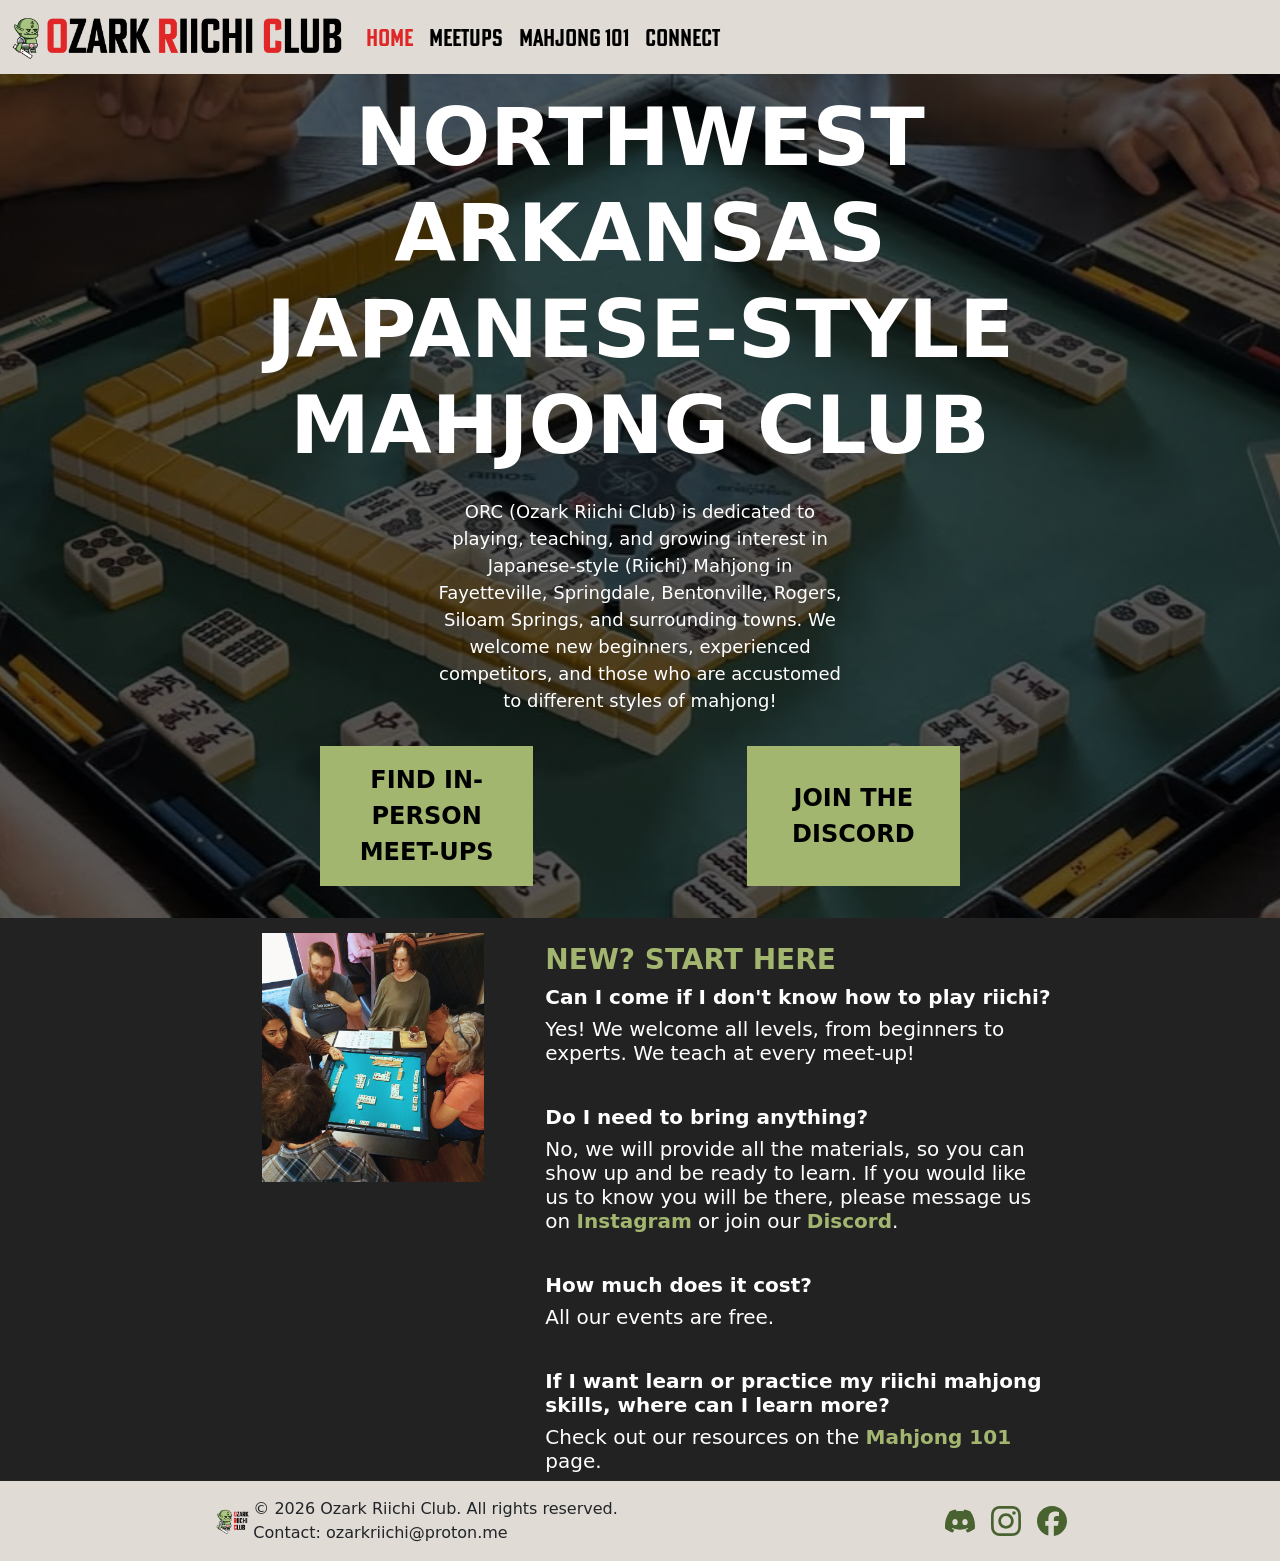
<file: index.html>
<!DOCTYPE html>
<html lang="en">
<head>
  <meta charset="UTF-8">
  <meta name="viewport" content="width=device-width, initial-scale=1.0">
  <title>ORC Mahjong</title>
  <link rel="icon" type="image/x-icon" href="/images/OzarkRiichiClub_Favicon_Head_Black.jpg">
  <link href="/stylesheets/bootstrap.min.css" rel="stylesheet">
  <link href="/stylesheets/style.css"  rel="stylesheet">
</head>
<body style="background-color: #222222;">
  <nav class="navbar navbar-expand-lg" style="background-color: #e1dbd5;">
    <div class="container-fluid">
      <a class="navbar-brand" href="/index.html">
        <img src="/images/OzarkRiichiClub_Logo-Chibi_Full-Color_Horz.png" alt="Logo" width="330" height="45" class="d-inline-block align-text-top">
      </a>
      <button class="navbar-toggler" type="button" data-bs-toggle="collapse" data-bs-target="#navbarSupportedContent" aria-controls="navbarSupportedContent" aria-expanded="false" aria-label="Toggle navigation">
          <span class="navbar-toggler-icon"></span>
      </button>
      <div class="collapse navbar-collapse" id="navbarSupportedContent">
        <ul class="navbar-nav">
          <li class="nav-item">
            <a class="nav-link active" style="color:#E02626 !important" aria-current="page" href="#"><span class="align-text-top h4">Home</span></a>
          </li>
          <li class="nav-item">
            <a class="nav-link" href="https://orcmahjong.com/pages/meetup"><span class="align-text-top h4">Meetups</span></a>
          </li>
          <li class="nav-item">
            <a class="nav-link" href="https://orcmahjong.com/pages/mahjong101"><span class="align-text-top h4">Mahjong 101</span></a>
          </li>
          <li class="nav-item">
            <a class="nav-link" href="https://orcmahjong.com/pages/connect"><span class="align-text-top h4">Connect</span></a>
          </li>
        </ul>
      </div>
    </div>
  </nav>
  <div class="container-fluid text-center py-3 py-xl-3" style="background: linear-gradient(rgba(0, 0, 0, 0.65), rgba(0, 0, 0, 0.65)), url(/images/geargaming.jpg);  background-repeat: no-repeat; background-size: cover; background-position-x: center;">
    <div class="col-10 col-xl-8 offset-1 offset-xl-2 pb-3">
      <h1 style="font-weight: bold; color: #ffffff">NORTHWEST ARKANSAS JAPANESE-STYLE MAHJONG CLUB</h1>
    </div>
    <div class="col-8 col-xl-4 offset-2 offset-xl-4 pb-3">
      <p style="color: #ffffff; font-size: large;">ORC (Ozark Riichi Club) is dedicated to playing, teaching, and growing interest in Japanese-style (Riichi) Mahjong in Fayetteville, Springdale, Bentonville, Rogers, Siloam Springs, and surrounding towns. We welcome new beginners, experienced competitors, and those who are accustomed to different styles of mahjong!</p>
    </div>
    <div class="row">
      <div class="col-8 col-md-2 offset-2 offset-md-3 py-3 mb-3 position-relative" style="background-color: #a3b670; flex-direction: column; align-content: center;">
        <a class="stretched-link" href="https://orcmahjong.com/pages/meetup" style="font-weight: 600; font-size: x-large">FIND IN-PERSON MEET-UPS</a> 
      </div>
      <div class="col-8 col-md-2 offset-2 py-3 mb-3 position-relative" style="background-color: #a3b670; flex-direction: column; align-content: center;">
        <a class="stretched-link" href="https://discord.gg/M8kxEfn" target="_blank" style="font-weight: 600; font-size: x-large">JOIN THE DISCORD</a> 
      </div>
    </div>
  </div>
  <div class="container-fluid">
    <div class="row">
      <div class="col-12 col-xl-3 offset-xl-2 text-center">
        <img src="/images/mahjongplayers.png" style="max-width: 75%; margin-top: 5%">
      </div>
      <div class="col-8 col-xl-5 offset-2 offset-xl-0 mb-5 mb-xl-0">
        <h3 id="faq" style="color: #a3b670; font-weight: 700; margin-top: 5%">NEW? START HERE</h3>
        <h5 id="faq" style="color: #ffffff; font-weight: 700;">Can I come if I don't know how to play riichi?</h5>
        <h5 id="faq" style="color: #ffffff;">Yes! We welcome all levels, from beginners to experts. We teach at every meet-up!</h5>
        <h5><br></h5>
        <h5 id="faq" style="color: #ffffff; font-weight: 700;">Do I need to bring anything?</h5>
        <h5 id="faq" style="color: #ffffff;">No, we will provide all the materials, so you can show up and be ready to learn. If you would like us to know you will be there, please message us on <a href="https://www.instagram.com/orcmahjong" target="_blank" style="color: #a3b670; font-weight: 700;">Instagram</a> or join our <a href="https://discord.gg/M8kxEfn" target="_blank" style="color: #a3b670; font-weight: 700;">Discord</a>.</h5>
        <h5><br></h5>
        <h5 id="faq" style="color: #ffffff; font-weight: 700;">How much does it cost?</h5>
        <h5 id="faq" style="color: #ffffff;">All our events are free.</h5>
        <h5><br></h5>
        <h5 id="faq" style="color: #ffffff; font-weight: 700;">If I want learn or practice my riichi mahjong skills, where can I learn more?</h5>
        <h5 id="faq" style="color: #ffffff;">Check out our resources on the <a href="https://orcmahjong.com/pages/mahjong101" style="color: #a3b670; font-weight: 700;">Mahjong 101</a> page.</h5>
      </div>
    </div>
  </div>
  <footer class="footer d-flex flex-wrap justify-content-between align-items-center py-3" style="background-color: #e1dbd5;"> 
    <div class="col-md-4 d-flex align-items-center"> 
      <img src="/images/OzarkRiichiClub_Logo-Chibi_Color.png" class="bi" width="40" height="40" aria-hidden="true"></svg> 
      <span class="mb-3 mb-md-0 ">© 2026 Ozark Riichi Club. All rights reserved. Contact: ozarkriichi@proton.me</span> 
    </div> 
    <ul class="nav col-md-4 justify-content-end list-unstyled d-flex"> 
      <li class="ms-3">
        <a class="text-body-secondary" id="footer-svg" href="https://discord.gg/M8kxEfn" target="_blank" aria-label="Discord">
          <img width="30" src="/images/discord.svg">
        </a>
      </li> 
      <li class="ms-3">
        <a class="text-body-secondary" id="footer-svg" href="https://www.instagram.com/orcmahjong" target="_blank" aria-label="Instagram">
          <img width="30" src="/images/instagram.svg">
        </a>
      </li> 
      <li class="ms-3">
        <a class="text-body-secondary" id="footer-svg" href="https://www.facebook.com/ORCMahjong" target="_blank" aria-label="Facebook">
          <img width="30" src="/images/facebook.svg">
        </a>
      </li> 
    </ul> 
  </footer> 
  <script src="/javascript/bootstrap.bundle.min.js"></script>
</body>
</html>
</file>
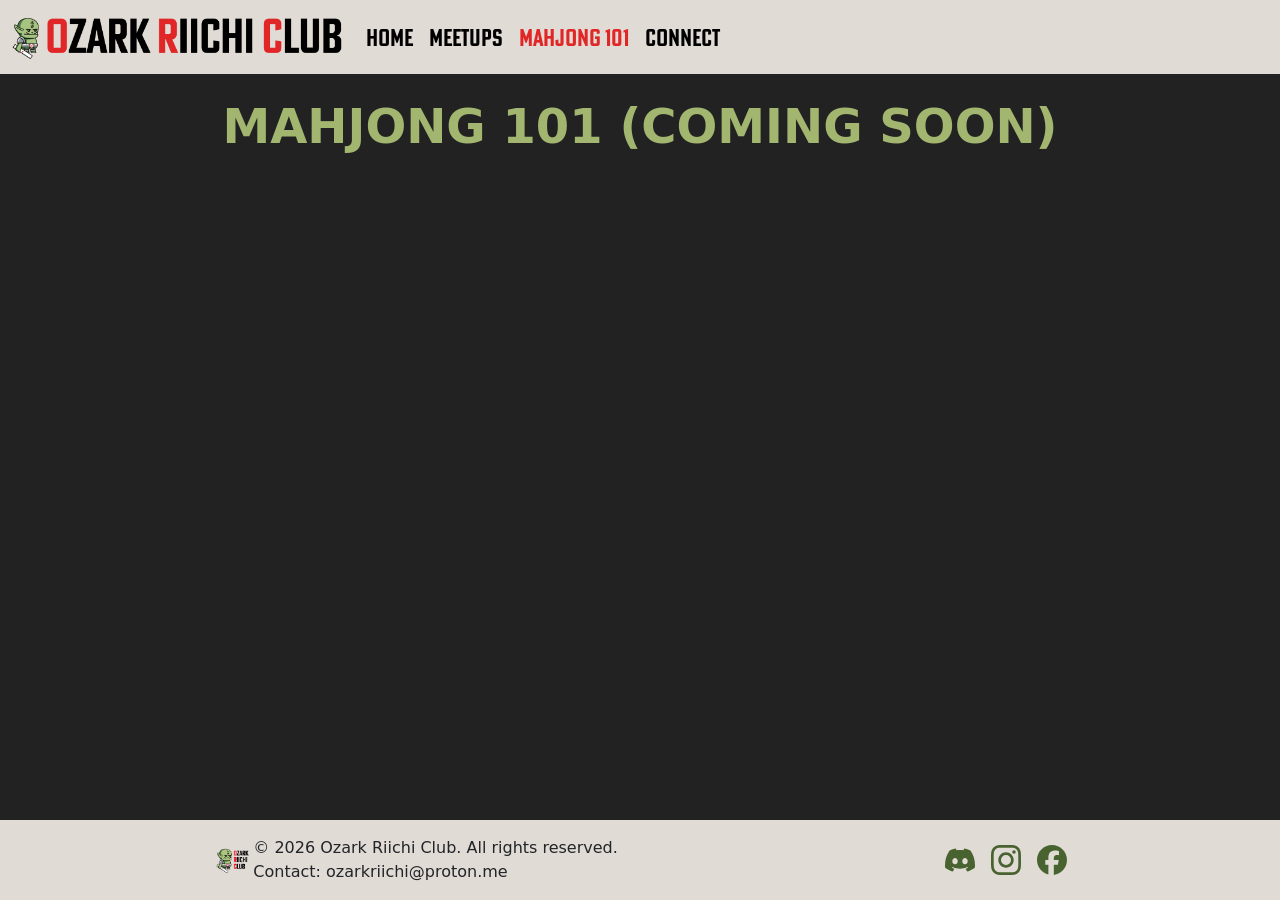
<file: pages/mahjong101.html>
<!DOCTYPE html>
<html lang="en">
<head>
  <meta charset="UTF-8">
  <meta name="viewport" content="width=device-width, initial-scale=1.0">
  <title>Meetups</title>
  <link rel="icon" type="image/x-icon" href="/images/OzarkRiichiClub_Favicon_Head_Black.jpg">
  <link href="/stylesheets/bootstrap.min.css" rel="stylesheet">
  <link href="/stylesheets/style.css"  rel="stylesheet">
</head>
<body style="background-color: #222222;">
  <nav class="navbar navbar-expand-lg" style="background-color: #e1dbd5;">
    <div class="container-fluid">
      <a class="navbar-brand" href="/index.html">
        <img src="/images/OzarkRiichiClub_Logo-Chibi_Full-Color_Horz.png" alt="Logo" width="330" height="45" class="d-inline-block align-text-top">
      </a>
      <button class="navbar-toggler" type="button" data-bs-toggle="collapse" data-bs-target="#navbarSupportedContent" aria-controls="navbarSupportedContent" aria-expanded="false" aria-label="Toggle navigation">
          <span class="navbar-toggler-icon"></span>
      </button>
      <div class="collapse navbar-collapse" id="navbarSupportedContent">
        <ul class="navbar-nav mr-auto">
          <li class="nav-item">
            <a class="nav-link" href="/index.html"><span class="align-text-top h4">Home</span></a>
          </li>
          <li class="nav-item">
            <a class="nav-link" href="https://orcmahjong.com/pages/meetup"><span class="align-text-top h4">Meetups</span></a>
          </li>
          <li class="nav-item">
            <a class="nav-link active" style="color:#E02626 !important" aria-current="page" href="#"><span class="align-text-top h4">Mahjong 101</span></a>
          </li>
          <li class="nav-item">
            <a class="nav-link" href="https://orcmahjong.com/pages/connect"><span class="align-text-top h4">Connect</span></a>
          </li>
        </ul>
      </div>
    </div>
  </nav>
  <div class="container-fluid text-center my-4" style="color:#a3b670">
    <h2 style="font-size: xxx-large; font-weight: 700;">MAHJONG 101 (COMING SOON)</h2>
  </div>
  <footer class="footer d-flex flex-wrap justify-content-between align-items-center py-3" style="background-color: #e1dbd5;"> 
    <div class="col-md-4 d-flex align-items-center"> 
      <img src="/images/OzarkRiichiClub_Logo-Chibi_Color.png" class="bi" width="40" height="40" aria-hidden="true"></svg> 
      <span class="mb-3 mb-md-0 ">© 2026 Ozark Riichi Club. All rights reserved. Contact: ozarkriichi@proton.me</span> 
    </div> 
    <ul class="nav col-md-4 justify-content-end list-unstyled d-flex"> 
      <li class="ms-3">
        <a class="text-body-secondary" id="footer-svg" href="https://discord.gg/M8kxEfn" target="_blank" aria-label="Discord">
          <img width="30" src="/images/discord.svg">
        </a>
      </li> 
      <li class="ms-3">
        <a class="text-body-secondary" id="footer-svg" href="https://www.instagram.com/orcmahjong" target="_blank" aria-label="Instagram">
          <img width="30" src="/images/instagram.svg">
        </a>
      </li> 
      <li class="ms-3">
        <a class="text-body-secondary" id="footer-svg" href="https://www.facebook.com/ORCMahjong" target="_blank" aria-label="Facebook">
          <img width="30" src="/images/facebook.svg">
        </a>
      </li> 
    </ul> 
  </footer> 
  <script src="/javascript/bootstrap.bundle.min.js"></script>
</body>
</html>
</file>
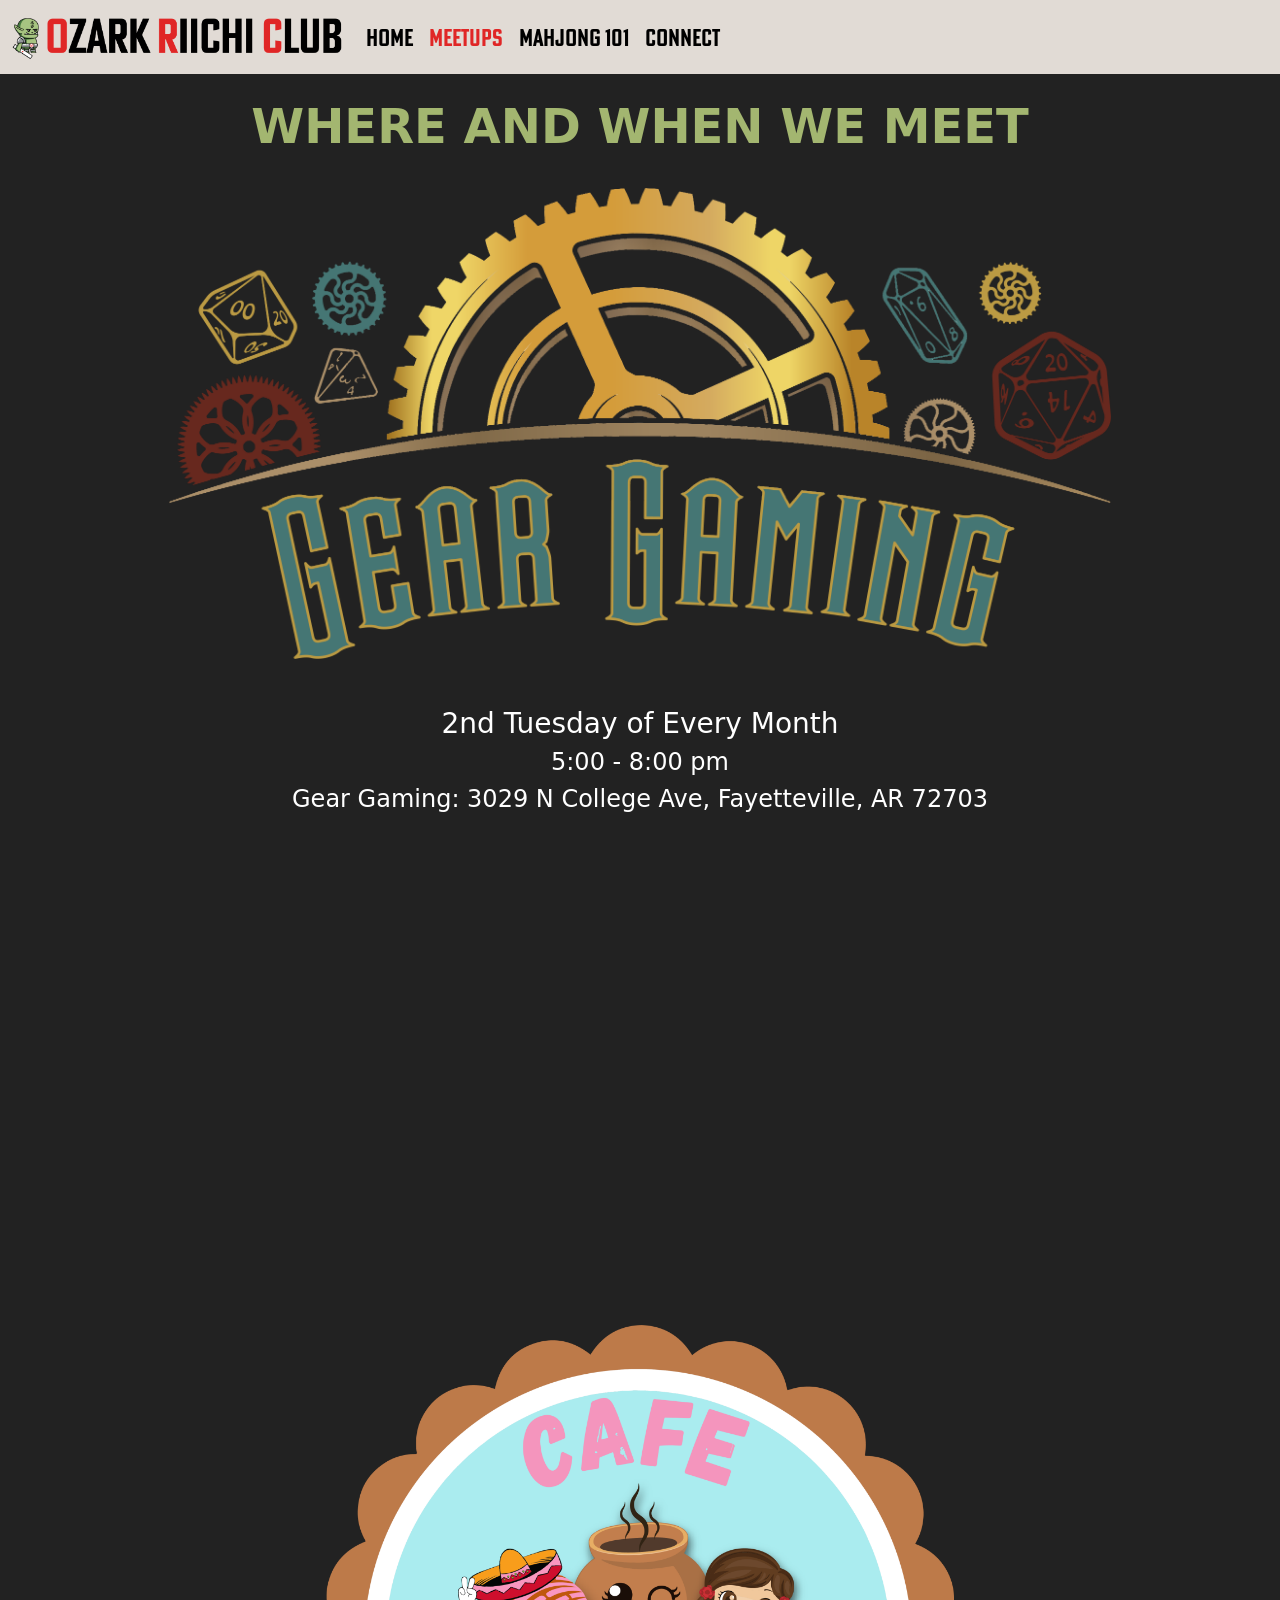
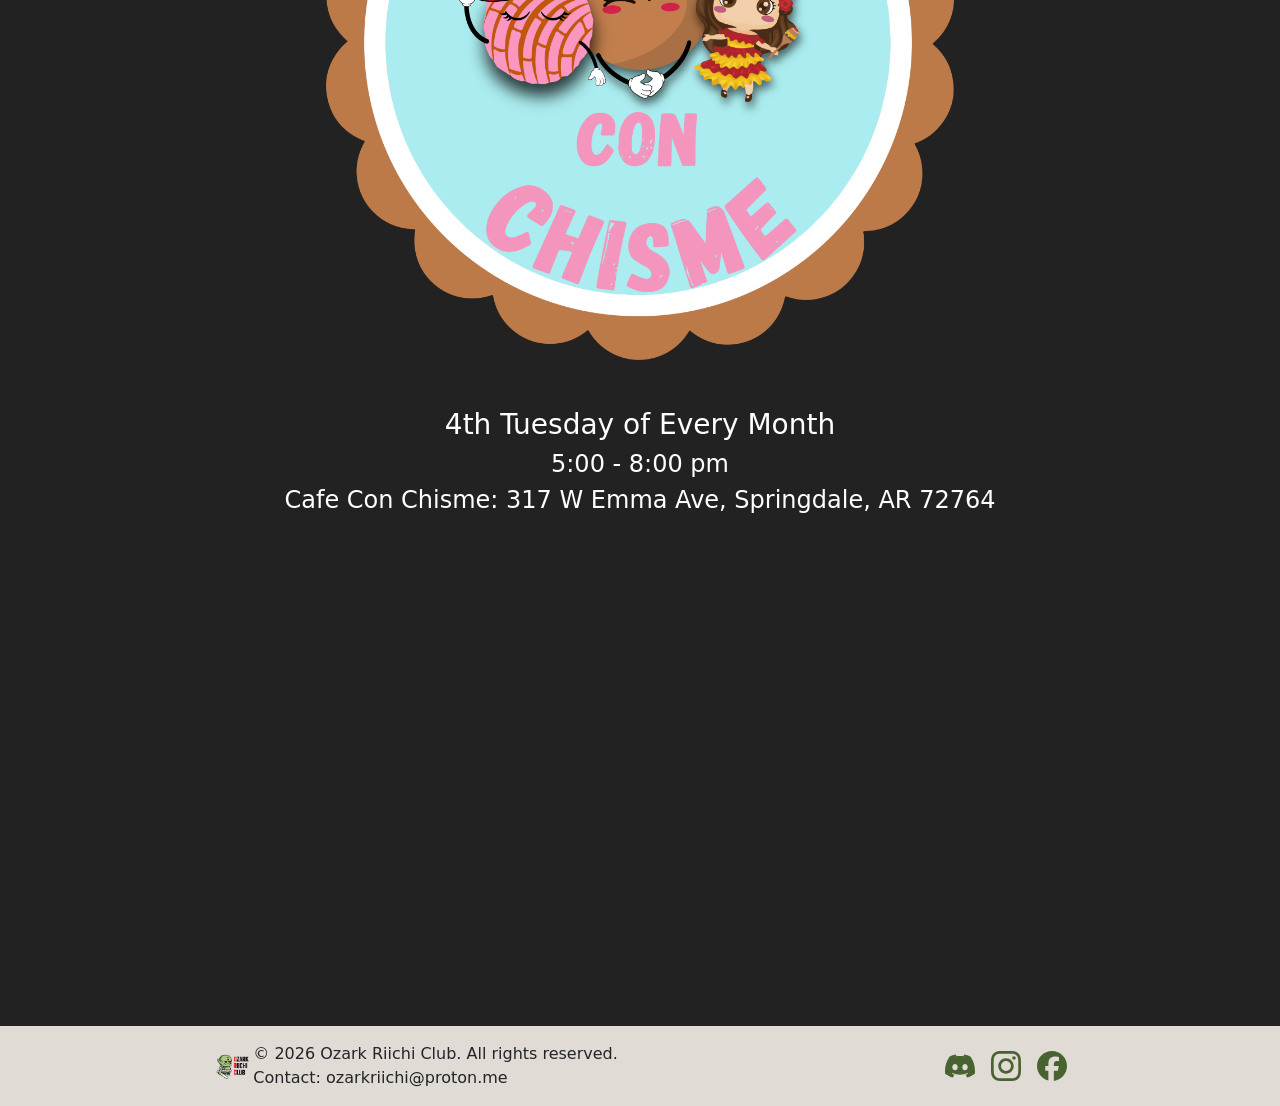
<file: pages/meetup.html>
<!DOCTYPE html>
<html lang="en">
<head>
  <meta charset="UTF-8">
  <meta name="viewport" content="width=device-width, initial-scale=1.0">
  <title>Meetups</title>
  <link rel="icon" type="image/x-icon" href="/images/OzarkRiichiClub_Favicon_Head_Black.jpg">
  <link href="/stylesheets/bootstrap.min.css" rel="stylesheet">
  <link href="/stylesheets/style.css"  rel="stylesheet">
</head>
<body style="background-color: #222222;">
  <nav class="navbar navbar-expand-lg" style="background-color: #e1dbd5;">
    <div class="container-fluid">
      <a class="navbar-brand" href="/index.html">
        <img src="/images/OzarkRiichiClub_Logo-Chibi_Full-Color_Horz.png" alt="Logo" width="330" height="45" class="d-inline-block align-text-top">
      </a>
      <button class="navbar-toggler" type="button" data-bs-toggle="collapse" data-bs-target="#navbarSupportedContent" aria-controls="navbarSupportedContent" aria-expanded="false" aria-label="Toggle navigation">
          <span class="navbar-toggler-icon"></span>
      </button>
      <div class="collapse navbar-collapse" id="navbarSupportedContent">
        <ul class="navbar-nav mr-auto">
          <li class="nav-item">
            <a class="nav-link" href="https://orcmahjong.com"><span class="align-text-top h4">Home</span></a>
          </li>
          <li class="nav-item">
            <a class="nav-link active" style="color:#E02626 !important" aria-current="page" href="#"><span class="align-text-top h4">Meetups</span></a>
          </li>
          <li class="nav-item">
            <a class="nav-link" href="https://orcmahjong.com/pages/mahjong101"><span class="align-text-top h4">Mahjong 101</span></a>
          </li>
          <li class="nav-item">
            <a class="nav-link" href="https://orcmahjong.com/pages/connect"><span class="align-text-top h4">Connect</span></a>
          </li>
        </ul>
      </div>
    </div>
  </nav>
  <div class="container-fluid text-center my-4" style="color:#a3b670">
    <h2 style="font-size: xxx-large; font-weight: 700;">WHERE AND WHEN WE MEET</h2>
  </div>
  <div class="container-fluid">
    <div class="row">
      <div class="col-12 col-xxl-4 offset-xxl-2 mb-5 text-center order-first">
        <img src="/images/Gear-Fayetteville-Logo-Large-File_2026-07.png" style="max-width: 75%;">
      </div>
      <div class="col-12 col-xxl-4 mb-5 text-center order-4 order-xxl-2">
        <img src="/images/CafeConChisme_Logo_2026-07.webp" style="max-width: 50%;">
      </div>
      <div class="col-12 col-xxl-4 offset-xxl-2 mb-5 text-center order-2 order-xxl-3" style="color: #ffffff">
        <h3>2nd Tuesday of Every Month</h3>
        <h4>5:00 - 8:00 pm</h4>
        <h4>Gear Gaming: 3029 N College Ave, Fayetteville, AR 72703</h4>
      </div>
      <div class="col-12 col-xxl-4 mb-5 text-center order-5 order-xxl-4" style="color: #ffffff">
        <h3>4th Tuesday of Every Month</h3>
        <h4>5:00 - 8:00 pm</h4>
        <h4>Cafe Con Chisme: 317 W Emma Ave, Springdale, AR 72764</h4>
      </div>
      <div class="col-12 col-xxl-4 offset-xxl-2 mb-5 text-center order-3 order-xxl-5">
        <iframe id="maps" src="https://www.google.com/maps/embed?pb=!1m18!1m12!1m3!1d3223.41080060164!2d-94.1515698227353!3d36.10784837245265!2m3!1f0!2f0!3f0!3m2!1i1024!2i768!4f13.1!3m3!1m2!1s0x87c96eb245609ddd%3A0xb5265dbad85b2ee4!2sGear%20Gaming%20-%20Fayetteville!5e0!3m2!1sen!2sus!4v1786231297304!5m2!1sen!2sus" style="border:0;" allowfullscreen="" loading="lazy" referrerpolicy="strict-origin-when-cross-origin"></iframe>
      </div>
      <div class="col-12 col-xxl-4 mb-5 text-center order-last">
        <iframe id="maps" src="https://www.google.com/maps/embed?pb=!1m18!1m12!1m3!1d3220.2419824929048!2d-94.13653132273322!3d36.18499637242885!2m3!1f0!2f0!3f0!3m2!1i1024!2i768!4f13.1!3m3!1m2!1s0x87c96b4baf96c1bd%3A0x2d451fb75d9100dc!2sCafe%20Con%20Chisme!5e0!3m2!1sen!2sus!4v1786231092438!5m2!1sen!2sus" style="border:0;" allowfullscreen="" loading="lazy" referrerpolicy="strict-origin-when-cross-origin"></iframe>
      </div>
    </div>
  </div>
  <footer class="footer d-flex flex-wrap justify-content-between align-items-center py-3" style="background-color: #e1dbd5;"> 
    <div class="col-md-4 d-flex align-items-center"> 
      <img src="/images/OzarkRiichiClub_Logo-Chibi_Color.png" class="bi" width="40" height="40" aria-hidden="true"></svg> 
      <span class="mb-3 mb-md-0 ">© 2026 Ozark Riichi Club. All rights reserved. Contact: ozarkriichi@proton.me</span> 
    </div> 
    <ul class="nav col-md-4 justify-content-end list-unstyled d-flex"> 
      <li class="ms-3">
        <a class="text-body-secondary" id="footer-svg" href="https://discord.gg/M8kxEfn" target="_blank" aria-label="Discord">
          <img width="30" src="/images/discord.svg">
        </a>
      </li> 
      <li class="ms-3">
        <a class="text-body-secondary" id="footer-svg" href="https://www.instagram.com/orcmahjong" target="_blank" aria-label="Instagram">
          <img width="30" src="/images/instagram.svg">
        </a>
      </li> 
      <li class="ms-3">
        <a class="text-body-secondary" id="footer-svg" href="https://www.facebook.com/ORCMahjong" target="_blank" aria-label="Facebook">
          <img width="30" src="/images/facebook.svg">
        </a>
      </li> 
    </ul> 
  </footer> 
  <script src="/javascript/bootstrap.bundle.min.js"></script>
</body>
</html>
</file>
<file: stylesheets/style.css>
@font-face{
    font-family: postergothic-excond-atf-bold;
    src: url('/fonts/postergothic-excond-atf-bold.otf');
    font-weight: normal;
    font-style: normal;
}

html,body {
  height: 100%;
}

body {
  display: flex;
  flex-direction: column;
}


.navbar-adjustment {
  width: 100%;
}

*:not(.nav-link):not() {
  font-family: Helvetica, Arial, sans-serif;
}

h1 {
  font-size: clamp(5rem, 7vw, 1rem);
}

a {
  text-decoration: none;
}

a:link {
  color:black;
}

a:visited {
  color:black;
}

.nav-link {
  font-family: postergothic-excond-atf-bold;
  color: black;
}

#intro {
  margin-top: 50px;
  text-align: center;
  font-size: 300%;
}

.active {
  color: red !important;
}

.footer {
  width: 100%;
  justify-content: center !important;
  margin-top: auto;
} 

#footer-svg {
  filter: invert(32%) sepia(31%) saturate(734%) hue-rotate(49deg) brightness(94%) contrast(83%);
}

@media (min-width: 1140px) {
      #social {
        float:left;
      }
    }

@media (min-width: 992px) {
      #maps {
        width: 400px;
        height: 400px;
      }
}

@media (max-width: 1200px) {
      #faq {
        text-align: center;
      }

      h1 {
        font-size: clamp(3rem, 5vw, 1rem);
      }
}
</file>
